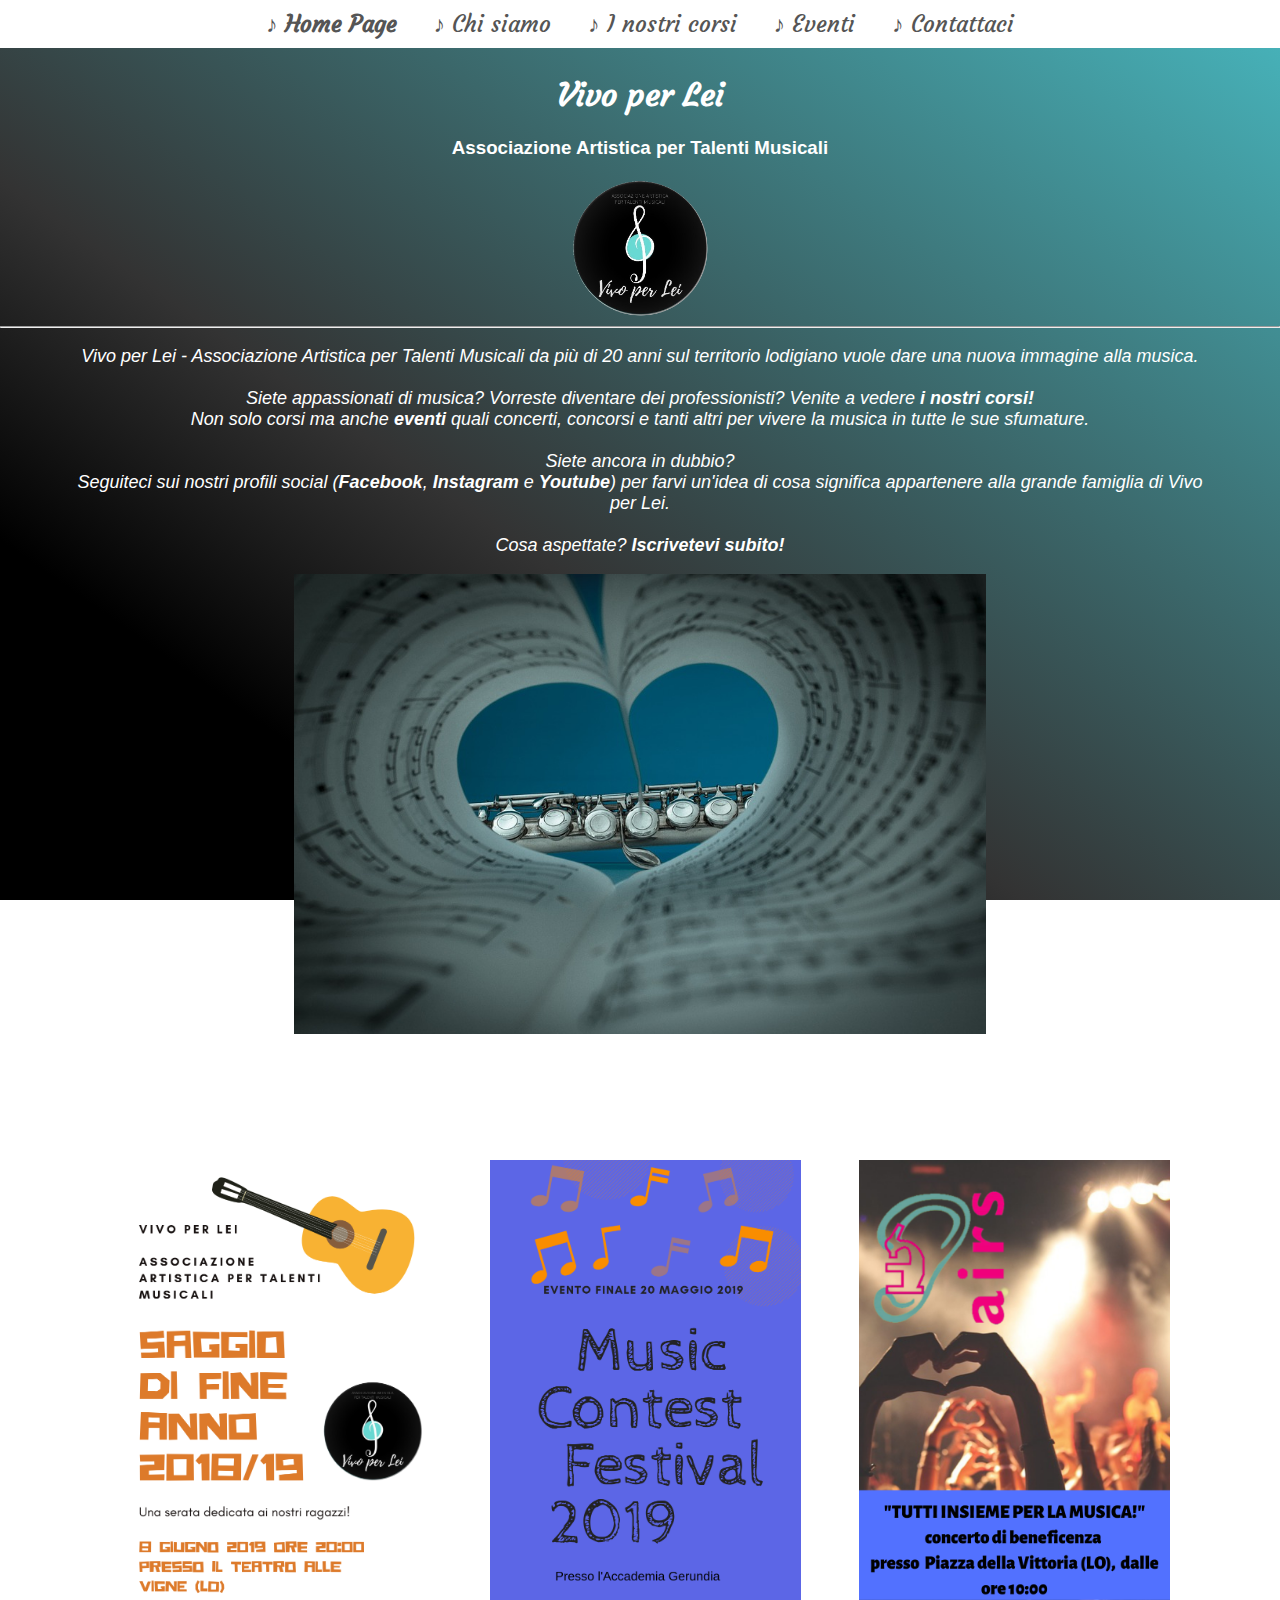
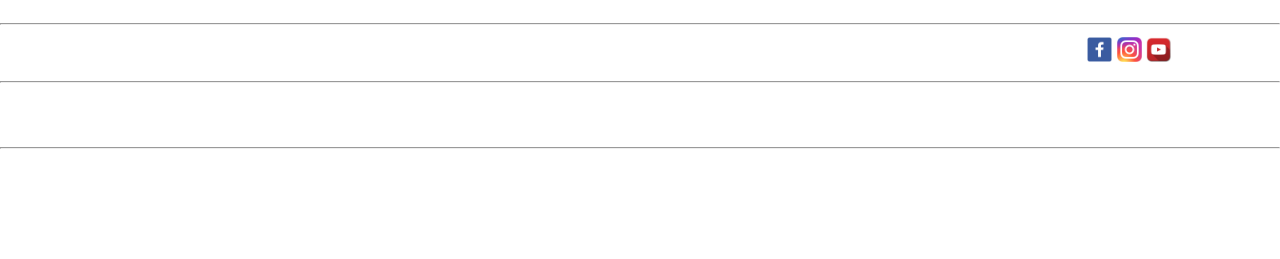
<file: Sito/Contenuti/index.html>
<!--
	Homepage del sito con la presentazione dell'associazione artistica e i collegamenti agli ultimi eventi	
-->

<!DOCTYPE html>
<html>
<head>
	
	<!--
		Sono presenti i link a: 
			- font di GoogleFonts
			- fogli di stile .css che si occupano di impaginare e formattare il layout della pagina corrente e del menu di navigazione
			- fogli di stile .css che gestiscono le media query per rendere il sito responsive per dispositivi mobile e tablet
			- riferimento all'immagine favicon
	-->
	<link href="https://fonts.googleapis.com/css?family=Courgette" rel="stylesheet">
	<link rel="stylesheet" type="text/css" href="../Stile/stilepagina.css">
	<link rel="stylesheet" type="text/css" href="../Stile/stilemediaquerypagina.css">
	<link rel="stylesheet" type="text/css" href="../Stile/stilemenu.css">
	<link rel="stylesheet" type="text/css" href="../Stile/stilemediaquerymenu.css">
	<link rel="stylesheet" type="text/css" href="../Stile/stileindex.css">
	<link rel="stylesheet" type="text/css" href="../Stile/stilemediaqueryindex.css">
	<link rel="shortcut icon" type="image/png" href="../Immagini/favicon.ico"/>

	<!--
		Metatag per SEO:
			- charset utilizzato
			- descrizione 
			- parole chiave
			- autore del sito
			- adattamento dei contenuti nei telefoni e nei table
	-->
	<meta charset="utf-8">
	<meta name="description" content="Sito web dell'Associazione Artistica per Talenti Musicali Vivo per Lei">
	<meta name="keywords" content="musica, corsi, eventi, music, arte, associazione, canto, strumenti musicali, registrazione, coro">
	<meta name="author" content="Nada Cenci 730218">
	<meta id="viewport" name="viewport" content ="width=device-width" />

	<!-- Global site tag (gtag.js) - Google Analytics -->
		<script async src="https://www.googletagmanager.com/gtag/js?id=UA-139981140-1"></script>
		<script>
  			window.dataLayer = window.dataLayer || [];
  			function gtag(){dataLayer.push(arguments);}
  			gtag('js', new Date());

 			 gtag('config', 'UA-139981140-1');
		</script>
	<!--
		Titolo della pagina
	-->
	<title>Home Page - Vivo per Lei</title>
</head>
<body>

	<!-----------------------------Menu----------------------------------------------->
	
	<!--
		Codice per il menu di navigazione. Esso è composto da cinque voci in linea per il PC: 
		Homepage, Chi siamo, Corsi, Eventi, Contattaci.

		Nella versione mobile/tablet le cinque voci sono nascoste e sostiuite da una sola voce: Menu.
		Al click di essa vengono mostrate (o vengono nascoste se già visibili) le cinque voci sopra elencate.

		Il menu è creato attraverso la creazione di una lista di link che madano alla pagina specificata. La voce che rappresenta la pagina corrente ha l'id actived_menu che la rende in grassetto. 
	-->
	
	<nav>
		<div class="menu-block" id="menu-mobile-tablet">
			<ul class="nav-ul">
				<li><a><label for="id-show-menu" class="show-menu">Menu</label></a></li>
			</ul>
		</div>
		<input id="id-show-menu" type="checkbox" role="button">
		<div class="menu-block" id="menu-desktop">
			<ul class="nav-ul">
				<li><a id="actived-menu" href="index.html"> &#9834; Home Page</a></li>
				<li><a href="chi_siamo.html">&#9834; Chi siamo</a></li>
				<li><a href="corsi.html">&#9834; I nostri corsi</a></li>
				<li><a href="eventi.html">&#9834; Eventi</a></li>
				<li><a href="contattaci.html">&#9834; Contattaci</a></li>
			</ul>
		</div>
	</nav>
	<br>
	<br>
	<br>

	<!-----------------------------header----------------------------------------------->

	<!--
		Nella parte superiore del sito sono presenti due titoli con il nome e il sottotitolo del sito e un'immagine con il logo dell'associazione artistica. Poi viene mostrata una linea orizzontale.
	-->
	
	<header>
		<h1 id="title">Vivo per Lei</h1>
		<h3 id="subtitle"> Associazione Artistica per Talenti Musicali</h3>
		<a href="index.html"> <img id="logo"  src="../Immagini/logodef.png"> </a>
		<hr>
	</header>

	<!-----------------------------Corpo della pagina----------------------------------------------->
	
	<!-- 
		Nel corpo della pagina sono presenti i paragrafi d'introduzione al sito con dei riferimenti ai link per accedere alle altre pagine. 
		Inoltre, è presente un'immagine legata al mondo della musica.

		Dopo le descrizioni sono riportate tre immagini che rappresentano i volantini degli ultimi eventi organizzati. Le immagini hanno i link all'evento specifico.
	-->
	<div id="bodydiv">
		<p>
			Vivo per Lei - Associazione Artistica per Talenti Musicali da pi&ugrave; di 20 anni sul territorio lodigiano vuole dare una nuova immagine alla musica.
			<br>
			<br>
			Siete appassionati di musica? Vorreste diventare dei professionisti? Venite a vedere <a class="link" href="corsi.html">i nostri corsi!</a>
			<br>
			Non solo corsi ma anche <a class="link" href="eventi.html">eventi</a> quali concerti, concorsi e tanti altri per vivere la musica in tutte le sue sfumature.
			<br>
			<br>
			Siete ancora in dubbio?
			<br>
			Seguiteci sui nostri profili social (<a class="link" target="_new" href="https://www.facebook.com">Facebook</a>, <a target="_new" class="link" href="https://www.instagram.com">Instagram</a> e <a target="_new" class="link" href="https://www.youtube.com">Youtube</a>) per farvi un'idea di cosa significa appartenere alla grande famiglia di Vivo per Lei.
			<br>
			<br>
			Cosa aspettate? <a class="link" href="contattaci.html#subscribe"> Iscrivetevi subito!</a>
		</p>
		<img src="../Immagini/heartmusic.jpg">
		<p id="quote">
			"Tra l'amore e la musica c'&egrave; questa differenza: l'amore non pu&oacute; dare l'idea della musica, la musica pu&oacute; dare l'idea dell'amore."
			<br>
			Hector Berlioz, Memorie, 1870
		</p>

		<h3>I nostri ultimi eventi</h3>
		<div id="lastevents">
			<a href="eventi.html#event1"><img src="../Immagini/saggio.png"></a>
			<a href="eventi.html#event2"><img src="../Immagini/volantinoMCF.png"></a>
			<a href="eventi.html#event3"><img src="../Immagini/concertobene.png"></a>
		</div>
	</div>

	

	<!-----------------------------footer----------------------------------------------->

	<!--
		Nella parte inferiore del sito sono presenti dati:
			- Link con email fittizia al cui click si apre il programma di posta elettronica con una mail in cui è preimpostato l'indirizzo di destinazione.
			- Link alla mappa del sito
			- Immmagine dei loghi dei social networks con rispettivo link (Facebook, Instagram e YouTube)
			- Copyright del sito
	-->
	
	<footer>
		<hr>
		<div id="footer-contact">
			Email: <a id="mail-footer" href="mailto:nada.cenci@vivoperlei.it">nada.cenci@vivoperlei.it</a>
		</div>
		<div id="footer-maps">
			<a id="mapsite-footer" href="mappa.html"> Mappa del sito </a>
		</div>
		<div id="footer-social">
			Seguici su: 
			<a href="https://www.facebook.com" target="_new"> <img class="social-logo" src="../Immagini/fb.png"></a>
			<a href="https://www.instagram.com" target="_new"> <img class="social-logo" src="../Immagini/insta.png"></a>
			<a href="https://www.youtube.com" target="_new"> <img class="social-logo" src="../Immagini/yt.png"></a>
		</div>
		<hr>
		<div id="footer-copy"> 
			Copyright  &copy; 2019 Nada Cenci 
		</div>
	</footer>
	<hr>
	<p class="brows"> Sito ottimizzato per i seguenti browser:</p> 
	<p class="brows"> Microsoft Edge 44.17763.1.0 (e versioni superiori), Google Chrome Versione 74.0.3729.169 (e versioni superiori), Firefox Versione 66.0.5 (e versioni superiori) e Opera 60.0.3255.109 (e versioni superiori).</p>
	<br>
	<br>
	
	<!--
		Banner policy dei cookie
	-->
	<script type="text/javascript" src="https://nibirumail.com/docs/scripts/nibirumail.cookie.min.js"> 
    </script>
</body>
</html>
</file>
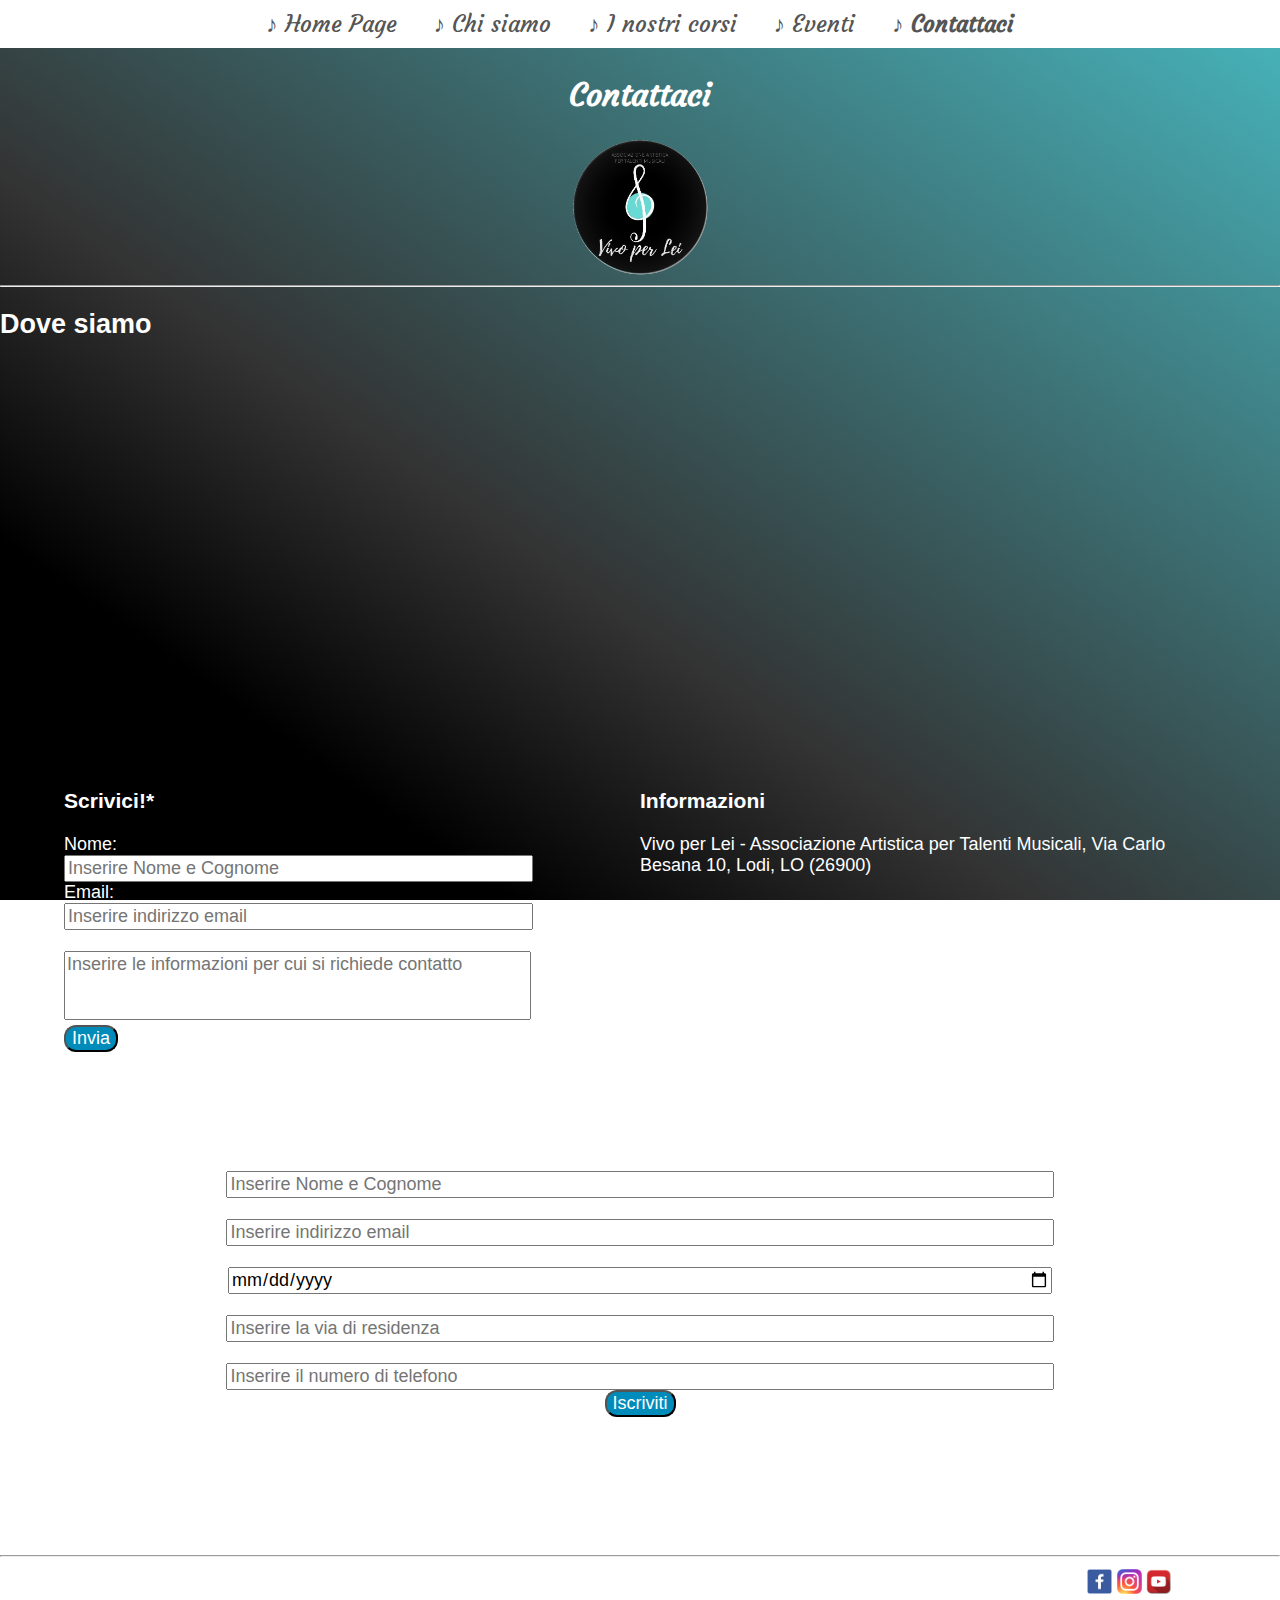
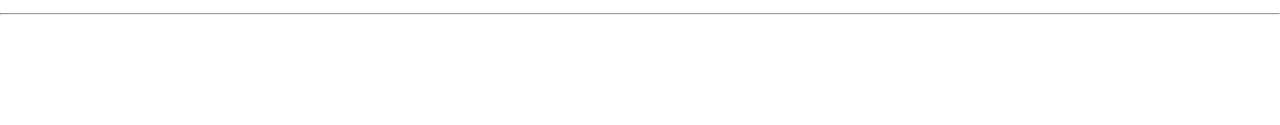
<file: Sito/Contenuti/contattaci.html>
<!--
	Contattaci presenta:
	- la posizione dell'associazione in una mappa di GoogleMaps
	- una form da compilare per chiedere informazioni
	- i contatti (telefono, email, fax)
	- una form da compilare per diventare socio dell'associazione
-->

<!DOCTYPE html>
<html>
<head>
	<!--
		Sono presenti i link a: 
			- font di GoogleFonts
			- fogli di stile .css che si occupano di impaginare e formattare il layout della pagina corrente e del menu di navigazione
			- fogli di stile .css che gestiscono le media query per rendere il sito responsive per dispositivi mobile e tablet
			-  riferimento all'immagine favicon
	-->
	<link href="https://fonts.googleapis.com/css?family=Courgette" rel="stylesheet">
	<link rel="stylesheet" type="text/css" href="../Stile/stilepagina.css">
	<link rel="stylesheet" type="text/css" href="../Stile/stilemediaquerypagina.css">
	<link rel="stylesheet" type="text/css" href="../Stile/stilemenu.css">
	<link rel="stylesheet" type="text/css" href="../Stile/stilemediaquerymenu.css">
	<link rel="stylesheet" type="text/css" href="../Stile/stilecontatti.css">
	<link rel="stylesheet" type="text/css" href="../Stile/stilemediaquerycontatti.css">
	<link rel="shortcut icon" type="image/png" href="../Immagini/favicon.ico"/>
	
	<!--
		Metatag per SEO:
			- charset utilizzato
			- descrizione 
			- parole chiave
			- autore del sito
			- adattamento dei contenuti nei telefoni e nei table
	-->
	<meta charset="utf-8">
	<meta name="description" content="Sito web dell'Associazione Artistica per Talenti Musicali Vivo per Lei">
	<meta name="keywords" content="musica, corsi, eventi, music, arte, associazione, canto, strumenti musicali, registrazione, coro">
	<meta name="author" content="Nada Cenci 730218">
	<meta id="viewport" name="viewport" content ="width=device-width" />

	<!-- Global site tag (gtag.js) - Google Analytics -->
		<script async src="https://www.googletagmanager.com/gtag/js?id=UA-139981140-1"></script>
		<script>
  			window.dataLayer = window.dataLayer || [];
  			function gtag(){dataLayer.push(arguments);}
  			gtag('js', new Date());

 			 gtag('config', 'UA-139981140-1');
		</script>

	<!--
		Titolo della pagina
	-->
	<title>Contattaci - Vivo per Lei</title>
</head>
<body>

	<!-----------------------------Menu----------------------------------------------->
	
	<!--
		Codice per il menu di navigazione. Esso è composto da cinque voci in linea per il PC: 
		Homepage, Chi siamo, Corsi, Eventi, Contattaci.

		Nella versione mobile/tablet le cinque voci sono nascoste e sostiuite da una sola voce: Menu.
		Al click di essa vengono mostrate (o vengono nascoste se già visibili) le cinque voci sopra elencate.

		Il menu è creato attraverso la creazione di una lista di link che madano alla pagina specificata. La voce che rappresenta la pagina corrente ha l'id actived_menu che la rende in grassetto. 
	-->
	<nav>
		<div class="menu-block" id="menu-mobile-tablet">
			<ul class="nav-ul">
				<li><a><label for="id-show-menu" class="show-menu">Menu</label></a></li>
			</ul>
		</div>
		<input id="id-show-menu" type="checkbox" role="button">
		<div class="menu-block" id="menu-desktop">
			<ul class="nav-ul">
				<li><a href="index.html"> &#9834; Home Page</a></li>
				<li><a href="chi_siamo.html">&#9834; Chi siamo</a></li>
				<li><a href="corsi.html">&#9834; I nostri corsi</a></li>
				<li><a href="eventi.html">&#9834; Eventi</a></li>
				<li><a id="actived-menu" href="contattaci.html">&#9834; Contattaci</a></li>
			</ul>
		</div>
	</nav>
	<br>
	<br>
	<br>

	<!-----------------------------header----------------------------------------------->

	<!--
		Nella parte superiore del sito è presente un titolo con il nome della pagina e un'immagine con il logo dell'associazione artistica. Poi viene mostrata una linea orizzontale.
	-->
	
	<header>
		<h1 id="title">Contattaci</h1>
		<a href="index.html"><img id="logo" src="../Immagini/logodef.png"></a>
		<hr>
	</header>
	
	<!-----------------------------Corpo della pagina----------------------------------------------->

	<!--
		Presenta:
		- la localizzazione dell'associazione con una mappa di GoogleMaps
		- form per contattare l'associazione (che apre il programma di posta con i campi precompilati)
		- contatti (telefono, fax e email)
		- form per diventare socio dell'associazione (che apre il programma di posta con i campi precompilati)
		- informazione sul trattamento dati
	-->
	
	<div id="bodydiv">
		<h2>Dove siamo</h2>
		<iframe width="100%" height="400" src="https://maps.google.com/maps?width=100%&amp;height=600&amp;hl=en&amp;q=Via%20Carlo%20Besana%2C%2010%2C%2026900%20Lodi%20LO+(VIVOPERLEI-%20Associazione%20Artistica%20per%20Talenti%20Musicali)&amp;ie=UTF8&amp;t=&amp;z=14&amp;iwloc=B&amp;output=embed" frameborder="0" scrolling="no" marginheight="0" marginwidth="0">
			<a href="https://www.maps.ie/map-my-route/">Create a route on google maps</a>
		</iframe>
		<div id="form">
			<h3>Scrivici!*</h3>
			<form method="POST" action="mailto:nada.cenci@vivoperlei.it" enctype="text/plain">
				<label for="mail_nome">Nome:</label>
				<br>
				<input type="text" name="firstname" id="mail_nome" placeholder="Inserire Nome e Cognome" required="">
				<br>
				<label for="mail_mail">Email:</label>
				<br>
				<input type="email" name="email" id="mail_mail" placeholder="Inserire indirizzo email" required="">
				<br>
				<label for="mail_text">Testo:</label>
				<br>
				<textarea name="text" id="mail_text" placeholder="Inserire le informazioni per cui si richiede contatto" required="" rows="3"></textarea>
				<br>
				<button type="submit">Invia</button>
			</form> 
		</div>
		<div id="info">
			<h3>Informazioni</h3>
			<p> 
				Vivo per Lei - Associazione Artistica per Talenti Musicali, Via Carlo Besana 10, Lodi, LO (26900) 
				<br>
				<br>
				Telefono fisso: <a href="tel:0371-563890"> 0371-563890</a><br>
				Fax: 0371-563849<br>
				Email: <a href="mailto:nada.cenci@vivoperlei.it"> nada.cenci@vivoperlei.it</a>
				<br>
				<br>
				Gli uffici sono aperti dal luned&igrave; al venerd&igrave; dalle 8:30 alle 16:00.
			</p>
		</div>
		<div id="subscribe">
			<h3>Diventa nostro socio!*</h3>
			<form method="POST" action="mailto:nada.cenci@vivoperlei.it" enctype="text/plain">
				<label for="socio_firstname">Nome:</label>
				<br>
				<input type="text" name="firstname" id="socio_firstname" placeholder="Inserire Nome e Cognome" required="">
				<br>
				<label for="socio_email">Email:</label>
				<br>
				<input type="email" name="email" id="socio_email" placeholder="Inserire indirizzo email" required="">
				<br>
				<label for="socio_data">Data di nascita:</label>
				<br>
				<input type="date" name="data" id="socio_data" required="">
				<br>
				<label for="socio_address">Residenza:</label>
				<br>
				<input type="text" name="address" placeholder="Inserire la via di residenza" id="socio_address" required="">
				<br>
				<label for="socio_tel">Telefono:</label>
				<br>
				<input type="tel" name="tel" id="socio_tel" placeholder="Inserire il numero di telefono" required="">
				<br>
				<button type="submit">Iscriviti</button>
			</form>
			<p> A seguito dell'iscrizione riceverai una mail contenente un link di conferma. Quando la tua tessera socio sar&agrave; pronta riceverai un sms che ti inviterà a recarti in sede per ritirarla e completare il pagamento. A quel punto sarai libero di iscriverti a tutti i corsi che vorrai!</p>
		</div>
		<div>
			<p id="privacy">
				* I dati inseriti verranno trattati nel rispetto della privacy ai sensi del Regolamento Europeo (EU) 2017/679 “GDPR”
			</p>
		</div>
	</div>


	<!-----------------------------footer----------------------------------------------->

	<!--
		Nella parte inferiore del sito sono presenti dati:
			- Link con email fittizia al cui click si apre il programma di posta elettronica con una mail in cui è preimpostato l'indirizzo di destinazione.
			- Link alla mappa del sito
			- Immmagine dei loghi dei social networks con rispettivo link (Facebook, Instagram e YouTube)
			- Copyright del sito
	-->
	<footer>
		<hr>
		<div id="footer-contact">
			Email: <a id="mail-footer" href="mailto:nada.cenci@vivoperlei.it">nada.cenci@vivoperlei.it</a>
		</div>
		<div id="footer-maps">
			<a id="mapsite-footer" href="mappa.html"> Mappa del sito </a>
		</div>
		<div id="footer-social">
			Seguici su: 
			<a href="https://www.facebook.com" target="_new"> <img class="social-logo" src="../Immagini/fb.png"></a>
			<a href="https://www.instagram.com" target="_new"> <img class="social-logo" src="../Immagini/insta.png"></a>
			<a href="https://www.youtube.com" target="_new"> <img class="social-logo" src="../Immagini/yt.png"></a>
		</div>
		<hr>
		<div id="footer-copy"> 
			Copyright  &copy; 2019 Nada Cenci 
		</div>
	</footer>
	<br>
	<br>
	<br>
	<!--
		Banner policy dei cookie
	-->
	<script type="text/javascript" src="https://nibirumail.com/docs/scripts/nibirumail.cookie.min.js"> 
    </script>
</body>
</html>
</file>
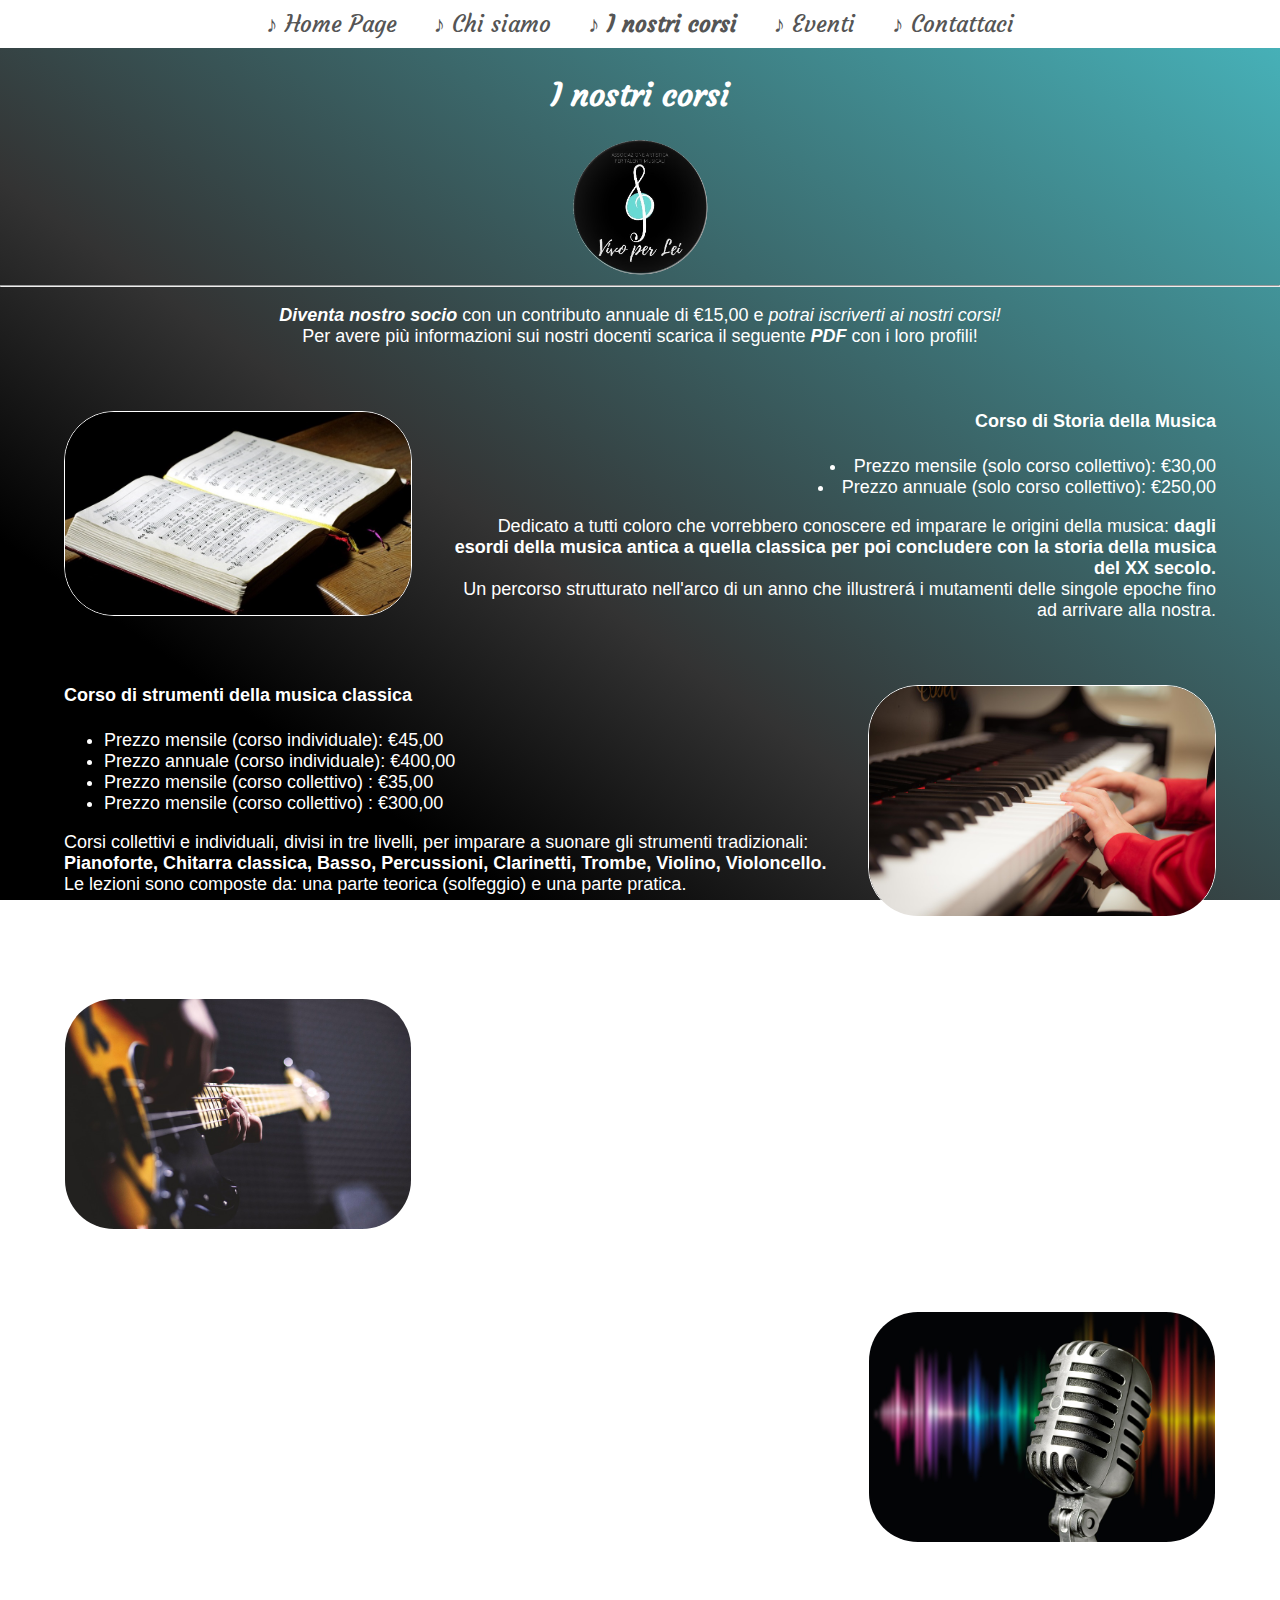
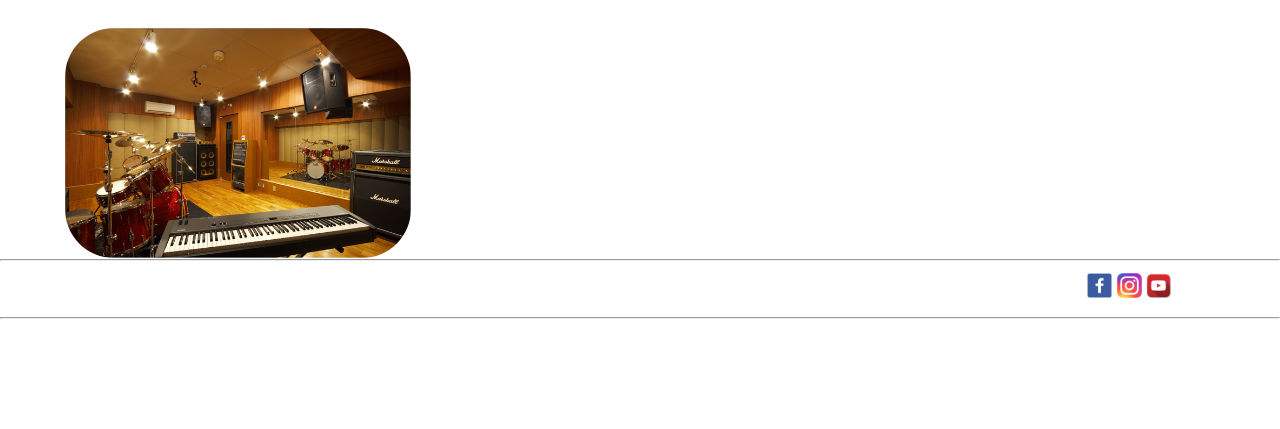
<file: Sito/Contenuti/corsi.html>
<!--
	I nostri corsi presenta le varie discipline artistiche che l'associazione artistica offre ai soci
-->

<!DOCTYPE html>
<html>
<head>
	<!--
		Sono presenti i link a: 
			- font di GoogleFonts
			- fogli di stile .css che si occupano di impaginare e formattare il layout della pagina corrente e del menu di navigazione
			- fogli di stile .css che gestiscono le media query per rendere il sito responsive per dispositivi mobile e tablet
			- riferimento all'immagine favicon
	-->
	<link href="https://fonts.googleapis.com/css?family=Courgette" rel="stylesheet">
	<link rel="stylesheet" type="text/css" href="../Stile/stilepagina.css">
	<link rel="stylesheet" type="text/css" href="../Stile/stilemediaquerypagina.css">
	<link rel="stylesheet" type="text/css" href="../Stile/stilemenu.css">
	<link rel="stylesheet" type="text/css" href="../Stile/stilemediaquerymenu.css">
	<link rel="stylesheet" type="text/css" href="../Stile/stilecorsi.css">
	<link rel="stylesheet" type="text/css" href="../Stile/stilemediaquerycorsi.css">
	<link rel="shortcut icon" type="image/png" href="../Immagini/favicon.ico"/>

	<!--
		Metatag per SEO:
			- charset utilizzato
			- descrizione 
			- parole chiave
			- autore del sito
			- adattamento dei contenuti nei telefoni e nei table
	-->
	<meta charset="utf-8">
	<meta name="description" content="Sito web dell'Associazione Artistica per Talenti Musicali Vivo per Lei">
	<meta name="keywords" content="musica, corsi, eventi, music, arte, associazione, canto, strumenti musicali, registrazione, coro">
	<meta name="author" content="Nada Cenci 730218">
	<meta id="viewport" name="viewport" content ="width=device-width" />

	<!-- Global site tag (gtag.js) - Google Analytics -->
		<script async src="https://www.googletagmanager.com/gtag/js?id=UA-139981140-1"></script>
		<script>
  			window.dataLayer = window.dataLayer || [];
  			function gtag(){dataLayer.push(arguments);}
  			gtag('js', new Date());

 			 gtag('config', 'UA-139981140-1');
		</script>

	<!--
		Titolo della pagina
	-->
	<title>I nostri corsi - Vivo per Lei</title>

</head>
<body>
	<!-----------------------------Menu----------------------------------------------->
	
	<!--
		Codice per il menu di navigazione. Esso è composto da cinque voci in linea per il PC: 
		Homepage, Chi siamo, Corsi, Eventi, Contattaci.

		Nella versione mobile/tablet le cinque voci sono nascoste e sostiuite da una sola voce: Menu.
		Al click di essa vengono mostrate (o vengono nascoste se già visibili) le cinque voci sopra elencate.

		Il menu è creato attraverso la creazione di una lista di link che madano alla pagina specificata. La voce che rappresenta la pagina corrente ha l'id actived_menu che la rende in grassetto. 
	-->
	<nav>
		<div class="menu-block" id="menu-mobile-tablet">
			<ul class="nav-ul">
				<li><a><label for="id-show-menu" class="show-menu">Menu</label></a></li>
			</ul>
		</div>
		<input id="id-show-menu" type="checkbox" role="button">
		<div class="menu-block" id="menu-desktop">
			<ul class="nav-ul">
				<li><a href="index.html"> &#9834; Home Page</a></li>
				<li><a href="chi_siamo.html">&#9834; Chi siamo</a></li>
				<li><a id="actived-menu" href="corsi.html">&#9834; I nostri corsi</a></li>
				<li><a href="eventi.html">&#9834; Eventi</a></li>
				<li><a href="contattaci.html">&#9834; Contattaci</a></li>
			</ul>
		</div>
	</nav>
	<br>
	<br>
	<br>

	<!-----------------------------header----------------------------------------------->

	<!--
		Nella parte superiore del sito è presente un titolo con il nome della pagina e un'immagine con il logo dell'associazione artistica. Poi viene mostrata una linea orizzontale.
	-->
	<header>
		<h1 id="title">I nostri corsi</h1>
		<a href="index.html"><img id="logo" src="../Immagini/logodef.png"></a>
		<hr>
	</header>
	<!-----------------------------Corpo della pagina----------------------------------------------->

	<!--
		Sono presentati i vari corsi offerti dall'associazione ognuno con un'immagine rappresentativa, una descrizione e i relativi costi. Inoltre, è presente un file PDF scaricabile con l'elenco dei docenti dell'associazione.
	-->

	<p id="tax" align="center">
		<b><i><a href="contattaci.html#subscribe">Diventa nostro socio</a></i></b> con un contributo annuale di &euro;15,00 e <em>potrai iscriverti ai nostri corsi!</em> 
		<br>
		Per avere pi&ugrave; informazioni sui nostri docenti scarica il seguente <b><i><a target="_new" href="../Documenti/prof_vivoperlei.pdf">PDF</a></i></b> con i loro profili!
	</p>
	<div class="box-line">
		<img class="left-image" src="../Immagini/spartito.jpg"> 
		<div class="text-right">
			<h4 id="course">Corso di Storia della Musica</h4>
			<ul>
				<li>Prezzo mensile (solo corso collettivo): &euro;30,00</li>
				<li>Prezzo annuale (solo corso collettivo): &euro;250,00</li>
			</ul>
			<p> 
				Dedicato a tutti coloro che vorrebbero conoscere ed imparare le origini della musica: <b>dagli esordi della musica antica a quella classica per poi concludere con la storia della musica del XX secolo.</b> <br> Un percorso strutturato nell'arco di un anno che illustrer&aacute; i mutamenti delle singole epoche fino ad arrivare alla nostra. 
			</p> 
		</div>
	</div>

	<div class="box-line">
		<img class="right-image" src="../Immagini/pianofor.jpg">
		<div class="text-left">
			<h4 id="course"> Corso di strumenti della musica classica</h4>
			<ul>
				<li>Prezzo mensile (corso individuale): &euro;45,00 </li>
				<li>Prezzo annuale (corso individuale): &euro;400,00</li>
				<li>Prezzo mensile (corso collettivo) : &euro;35,00</li>
				<li>Prezzo mensile (corso collettivo) : &euro;300,00</li>
			</ul>
			<p> 
				Corsi collettivi e individuali, divisi in tre livelli, per imparare a suonare gli strumenti tradizionali: <br><b>Pianoforte, Chitarra classica, Basso, Percussioni, Clarinetti, Trombe, Violino, Violoncello.</b> <br> Le lezioni sono composte da: una parte teorica (solfeggio) e una parte pratica. <div> </div> Livelli: <b>principianti, intermedi ed esperti.</b>
				
			</p>
		</div>
	</div>
	
	<div class="box-line">
		<img class="left-image" src="../Immagini/guitar.jpg">
		<div class="text-right">
			<h4 id="course">Corso di strumenti della musica moderna</h4>
			<ul>
				<li>Prezzo mensile (corso individuale):  &euro;45,00 </li>
				<li>Prezzo annuale (corso individuale):  &euro;400,00</li>
				<li>Prezzo mensile (corso collettivo) :  &euro;35,00</li>
				<li>Prezzo mensile (corso collettivo) :  &euro;300,00</li>
			</ul>
			<p>Corsi collettivi e individuali, divisi in tre livelli, per imparare a suonare gli strumenti moderni:<br> <b>Pianoforte moderno, Tastiere, Chitarra elettrica, Basso elettrico, Batteria, Saxofono.</b> <br> Le lezioni sono composte da: una parte teorica (solfeggio) e una parte pratica. <div> </div> Livelli:
				<b>principianti, intermedi ed esperti</b>
			</p>
		</div>
	</div>

	<div class="box-line">
		<img class="right-image" src="../Immagini/mic.jpg">
		<div class="text-left">
			<h4 id="course">Corso di canto moderno e corale</h4>
			<ul>
				<li>Prezzo mensile (corso individuale):  &euro;45,00 </li>
				<li>Prezzo annuale (corso individuale):  &euro;400,00</li>
				<li>Prezzo mensile (corso collettivo) :  &euro;35,00</li>
				<li>Prezzo mensile (corso collettivo) :  &euro;300,00</li>
			</ul>
			<p>
				Corsi collettivi e individuali, divisi in tre livelli, <b>per imparare e migliorare le tecniche del canto moderno e corale.</b> <br> Le lezioni sono composte da: una parte teorica (solfeggio) e una parte pratica (vocalizzi e canto). <br>Livelli: <b>principianti, intermedi ed esperti. </b>
			</p>
		</div>
	</div>

	<div class="box-line">
		<img class="left-image" src="../Immagini/studio.png">
		<div class="text-right">
			<h4 id="course">Sala prove</h4>
			<ul>
				<li>Prezzo (all'ora): &euro;10,00 </li>
			</ul>
			<p> Uno spazio dedicato a tutti coloro che vogliono <b>provare</b> ed eventualmente <b>registrare</b> la loro musica.</p>
		</div>
	</div>
	
	<!-----------------------------footer----------------------------------------------->

	<!--
		Nella parte inferiore del sito sono presenti dati:
			- Link con email fittizia al cui click si apre il programma di posta elettronica con una mail in cui è preimpostato l'indirizzo di destinazione.
			- Link alla mappa del sito
			- Immmagine dei loghi dei social networks con rispettivo link (Facebook, Instagram e YouTube)
			- Copyright del sito
	-->
	<footer>
		<hr>
		<div id="footer-contact">
			Email: <a id="mail-footer" href="mailto:nada.cenci@vivoperlei.it">nada.cenci@vivoperlei.it</a>
		</div>
		<div id="footer-maps">
			<a id="mapsite-footer" href="mappa.html"> Mappa del sito </a>
		</div>
		<div id="footer-social">
			Seguici su: 
			<a href="https://www.facebook.com" target="_new"> <img class="social-logo" src="../Immagini/fb.png"></a>
			<a href="https://www.instagram.com" target="_new"> <img class="social-logo" src="../Immagini/insta.png"></a>
			<a href="https://www.youtube.com" target="_new"> <img class="social-logo" src="../Immagini/yt.png"></a>
		</div>
		<hr>
		<div id="footer-copy"> 
			Copyright  &copy; 2019 Nada Cenci 
		</div>
	</footer>
	<br>
	<br>
	<br>
	<!--
		Banner policy dei cookie
	-->
	<script type="text/javascript" src="https://nibirumail.com/docs/scripts/nibirumail.cookie.min.js"> 
    </script>
</body>
</html>
</file>
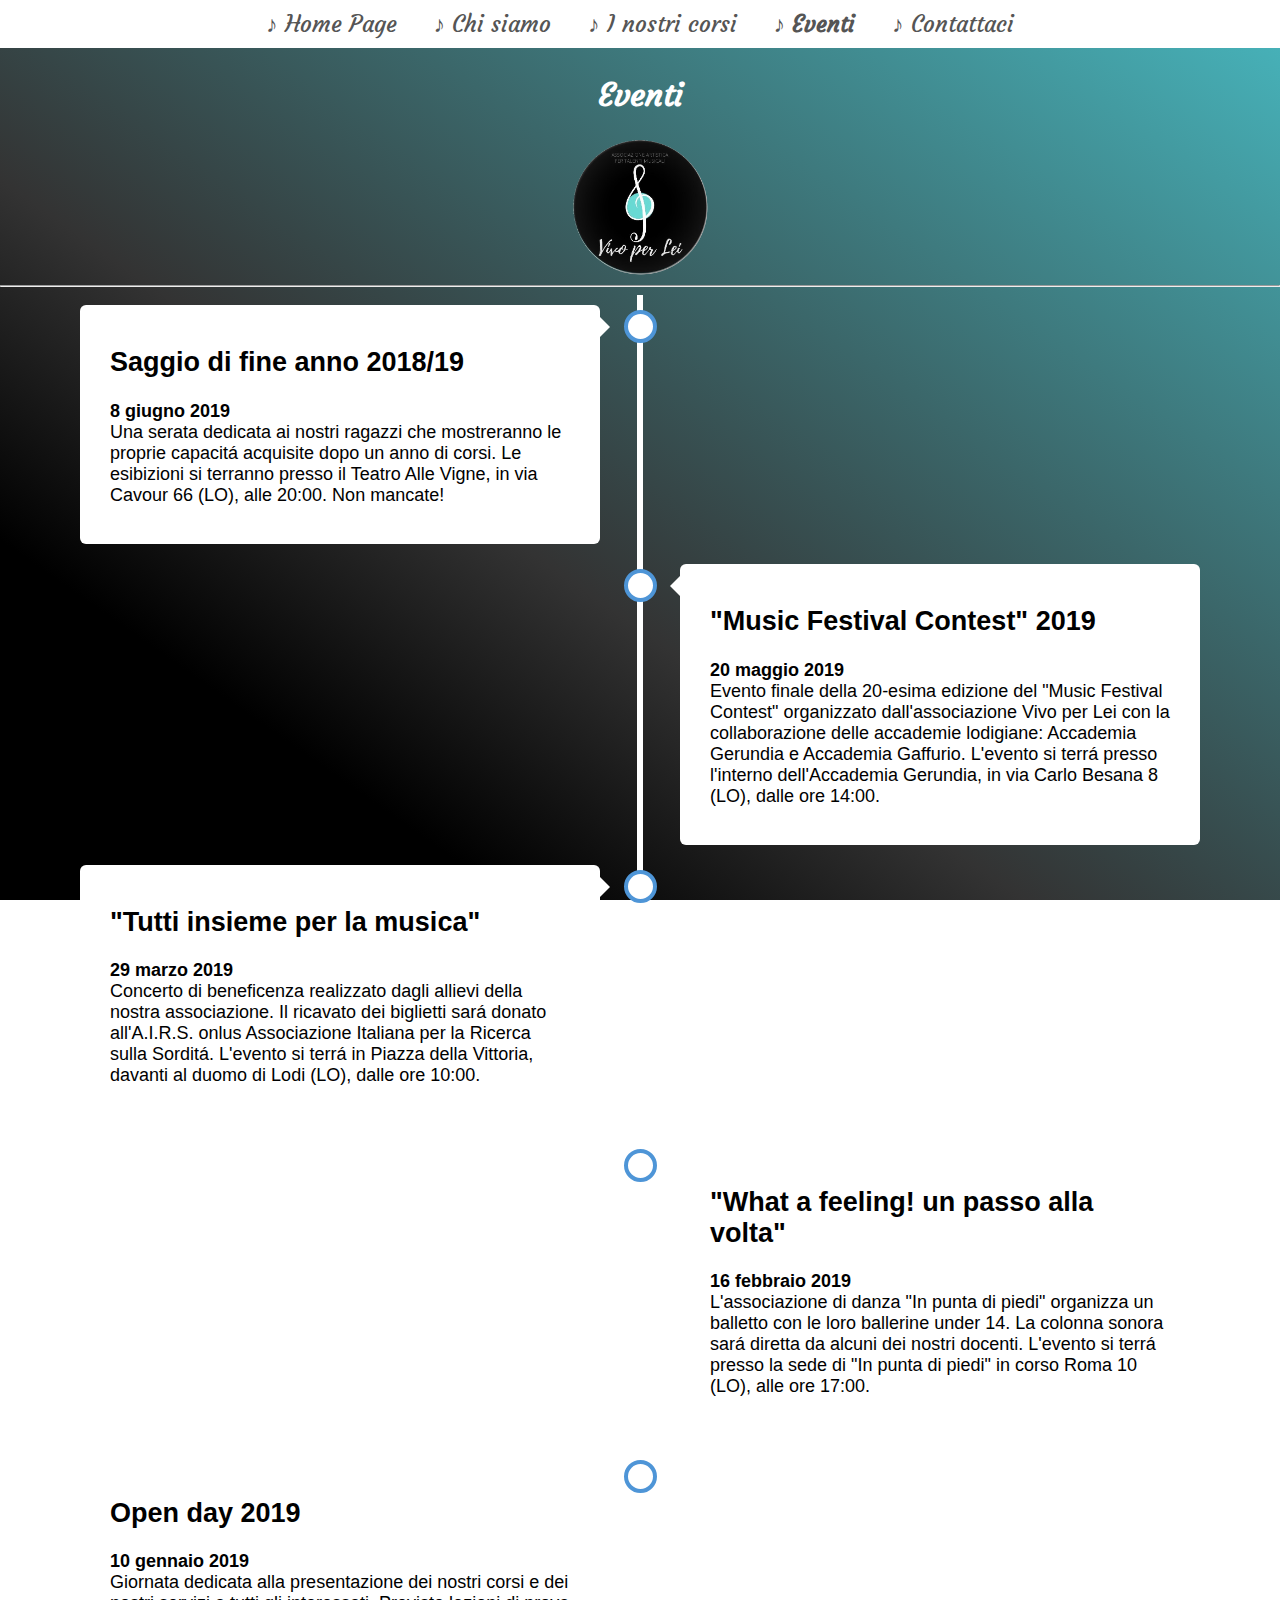
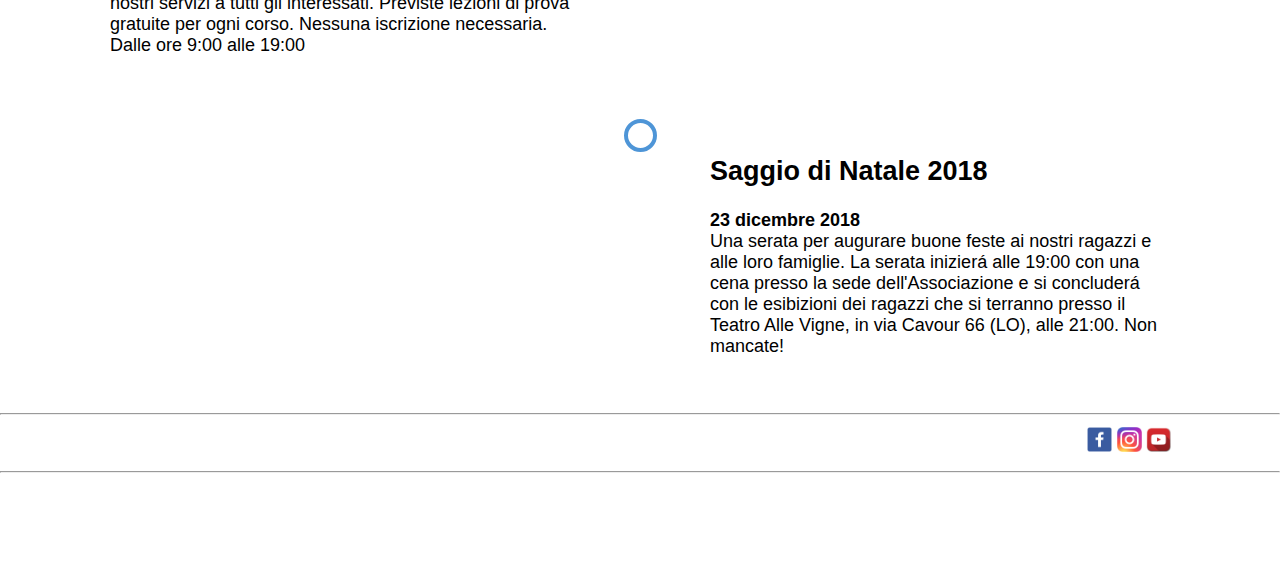
<file: Sito/Contenuti/eventi.html>
<!--
	Eventi presenta al pubblico la cronologia degli eventi dell'associazione 
-->

<!DOCTYPE html>
<html>
<head>
	<!--
		Sono presenti i link a: 
			- font di GoogleFonts
			- fogli di stile .css che si occupano di impaginare e formattare il layout della pagina corrente e del menu di navigazione
			- fogli di stile .css che gestiscono le media query per rendere il sito responsive per dispositivi mobile e tablet
			-  riferimento all'immagine favicon
	-->
	<link href="https://fonts.googleapis.com/css?family=Courgette" rel="stylesheet">
	<link rel="stylesheet" type="text/css" href="../Stile/stilepagina.css">
	<link rel="stylesheet" type="text/css" href="../Stile/stilemediaquerypagina.css">
	<link rel="stylesheet" type="text/css" href="../Stile/stilemenu.css">
	<link rel="stylesheet" type="text/css" href="../Stile/stilemediaquerymenu.css">
	<link rel="stylesheet" type="text/css" href="../Stile/stileeventi.css">
	<link rel="stylesheet" type="text/css" href="../Stile/stilemediaqueryeventi.css">
	<link rel="shortcut icon" type="image/png" href="../Immagini/favicon.ico"/>
	
	<!--
		Metatag per SEO:
			- charset utilizzato
			- descrizione 
			- parole chiave
			- autore del sito
			- adattamento dei contenuti nei telefoni e nei table
	-->
	<meta charset="utf-8">
	<meta name="description" content="Sito web dell'Associazione Artistica per Talenti Musicali Vivo per Lei">
	<meta name="keywords" content="musica, corsi, eventi, music, arte, associazione, canto, strumenti musicali, registrazione, coro">
	<meta name="author" content="Nada Cenci 730218">
	<meta id="viewport" name="viewport" content ="width=device-width" />

	<!-- Global site tag (gtag.js) - Google Analytics -->
		<script async src="https://www.googletagmanager.com/gtag/js?id=UA-139981140-1"></script>
		<script>
  			window.dataLayer = window.dataLayer || [];
  			function gtag(){dataLayer.push(arguments);}
  			gtag('js', new Date());

 			 gtag('config', 'UA-139981140-1');
		</script>

	<!--
		Titolo della pagina
	-->
	<title>Eventi - Vivo per Lei</title>
</head>
<body>

	<!-----------------------------Menu----------------------------------------------->
	<!--
		Codice per il menu di navigazione. Esso è composto da cinque voci in linea per il PC: 
		Homepage, Chi siamo, Corsi, Eventi, Contattaci.

		Nella versione mobile/tablet le cinque voci sono nascoste e sostiuite da una sola voce: Menu.
		Al click di essa vengono mostrate (o vengono nascoste se già visibili) le cinque voci sopra elencate.

		Il menu è creato attraverso la creazione di una lista di link che madano alla pagina specificata. La voce che rappresenta la pagina corrente ha l'id actived_menu che la rende in grassetto. 
	-->

	<nav>
		<div class="menu-block" id="menu-mobile-tablet">
			<ul class="nav-ul">
				<li><a><label for="id-show-menu" class="show-menu">Menu</label></a></li>
			</ul>
		</div>
		<input id="id-show-menu" type="checkbox" role="button">
		<div class="menu-block" id="menu-desktop">
			<ul class="nav-ul">
				<li><a href="index.html"> &#9834; Home Page</a></li>
				<li><a href="chi_siamo.html">&#9834; Chi siamo</a></li>
				<li><a href="corsi.html">&#9834; I nostri corsi</a></li>
				<li><a id="actived-menu" href="eventi.html">&#9834; Eventi</a></li>
				<li><a href="contattaci.html">&#9834; Contattaci</a></li>
			</ul>
		</div>
	</nav>
	<br>
	<br>
	<br>

	<!-----------------------------header----------------------------------------------->

	<!--
		Nella parte superiore del sito è presente un titolo con il nome della pagina e un'immagine con il logo dell'associazione artistica. Poi viene mostrata una linea orizzontale.
	-->
	<header>
		<h1 id="title">Eventi</h1>
		<a href="index.html"><img id="logo" src="../Immagini/logodef.png"></a>
		<hr>
	</header>

	<!-----------------------------Corpo della pagina----------------------------------------------->
	<!--
		è presente una timeline che mostra la cronologia degli eventi dell'associazione. 
		Per ogni evento è presente titolo, data e descrizione.
	-->

	<div class="timeline">
		<div class="container left" id="event1">
			<div class="content">
				<h2>Saggio di fine anno 2018/19</h2>
				<p> 
					<b>8 giugno 2019 </b>
					<br>
					Una serata dedicata ai nostri ragazzi che mostreranno le proprie capacit&aacute; acquisite dopo un anno di corsi.
					Le esibizioni si terranno presso il Teatro Alle Vigne, in via Cavour 66 (LO), alle 20:00. Non mancate!
				</p>
			</div>
		</div>
		<div class="container right" id="event2">
			<div class="content">
				<h2>"Music Festival Contest" 2019</h2>
				<p> 
					<b> 20 maggio 2019</b>
					<br>
					Evento finale della 20-esima edizione del "Music Festival Contest" organizzato dall'associazione Vivo per Lei con la collaborazione delle accademie lodigiane: Accademia Gerundia e Accademia Gaffurio. L'evento si terr&aacute; presso l'interno dell'Accademia Gerundia, in via Carlo Besana 8 (LO), dalle ore 14:00. 
				</p>
			</div>
		</div>
		<div class="container left" id="event3">
			<div class="content">
				<h2>"Tutti insieme per la musica"</h2>
				<p> 
					<b>29 marzo 2019 </b>
					<br>
					Concerto di beneficenza realizzato dagli allievi della nostra associazione. Il ricavato dei biglietti sar&aacute; donato all'A.I.R.S. onlus Associazione Italiana per la Ricerca sulla Sordit&aacute;. L'evento si terr&aacute; in Piazza della Vittoria, davanti al duomo di Lodi (LO), dalle ore 10:00. 
				</p>
			</div>
		</div>
		<div class="container right" id="event4">
			<div class="content">
				<h2>"What a feeling! un passo alla volta"</h2>
				<p>
					<b>16 febbraio 2019</b>
					<br>
					L'associazione di danza "In punta di piedi" organizza un balletto con le loro ballerine under 14. La colonna sonora sar&aacute; diretta da alcuni dei nostri docenti. L'evento si terr&aacute; presso la sede di "In punta di piedi" in corso Roma 10 (LO), alle ore 17:00.
				</p>
			</div>
		</div>
		<div class="container left" id="event5">
			<div class="content">
				<h2>Open day 2019</h2>
				<p>
					<b>10 gennaio 2019</b>
					<br>
					Giornata dedicata alla presentazione dei nostri corsi e dei nostri servizi a tutti gli interessati. Previste lezioni di prova gratuite per ogni corso. Nessuna iscrizione necessaria. Dalle ore 9:00 alle 19:00
				</p>
			</div>
		</div>
		<div class="container right" id="event6">
			<div class="content">
				<h2>Saggio di Natale 2018</h2>
				<p>
					<b>23 dicembre 2018 </b>
					<br>
					Una serata per augurare buone feste ai nostri ragazzi e alle loro famiglie. La serata inizier&aacute; alle 19:00 con una cena presso la sede dell'Associazione e si concluder&aacute; con le esibizioni dei ragazzi che si terranno presso il Teatro Alle Vigne, in via Cavour 66 (LO), alle 21:00. Non mancate!
				</p>
			</div>
		</div>
	</div>

	<!-----------------------------footer----------------------------------------------->

	<!--
		Nella parte inferiore del sito sono presenti dati:
			- Link con email fittizia al cui click si apre il programma di posta elettronica con una mail in cui è preimpostato l'indirizzo di destinazione.
			- Link alla mappa del sito
			- Immmagine dei loghi dei social networks con rispettivo link (Facebook, Instagram e YouTube)
			- Copyright del sito
	-->
	<footer>
		<hr>
		<div id="footer-contact">
			Email: <a id="mail-footer" href="mailto:nada.cenci@vivoperlei.it">nada.cenci@vivoperlei.it</a>
		</div>
		<div id="footer-maps">
			<a id="mapsite-footer" href="mappa.html"> Mappa del sito </a>
		</div>
		<div id="footer-social">
			Seguici su: 
			<a href="https://www.facebook.com" target="_new"> <img class="social-logo" src="../Immagini/fb.png"></a>
			<a href="https://www.instagram.com" target="_new"> <img class="social-logo" src="../Immagini/insta.png"></a>
			<a href="https://www.youtube.com" target="_new"> <img class="social-logo" src="../Immagini/yt.png"></a>
		</div>
		<hr>
		<div id="footer-copy"> 
			Copyright  &copy; 2019 Nada Cenci 
		</div>
	</footer>
	<br>
	<br>
	<br>
	<!--
		Banner policy dei cookie
	-->
	<script type="text/javascript" src="https://nibirumail.com/docs/scripts/nibirumail.cookie.min.js"> 
    </script>
</body>
</html>
</file>
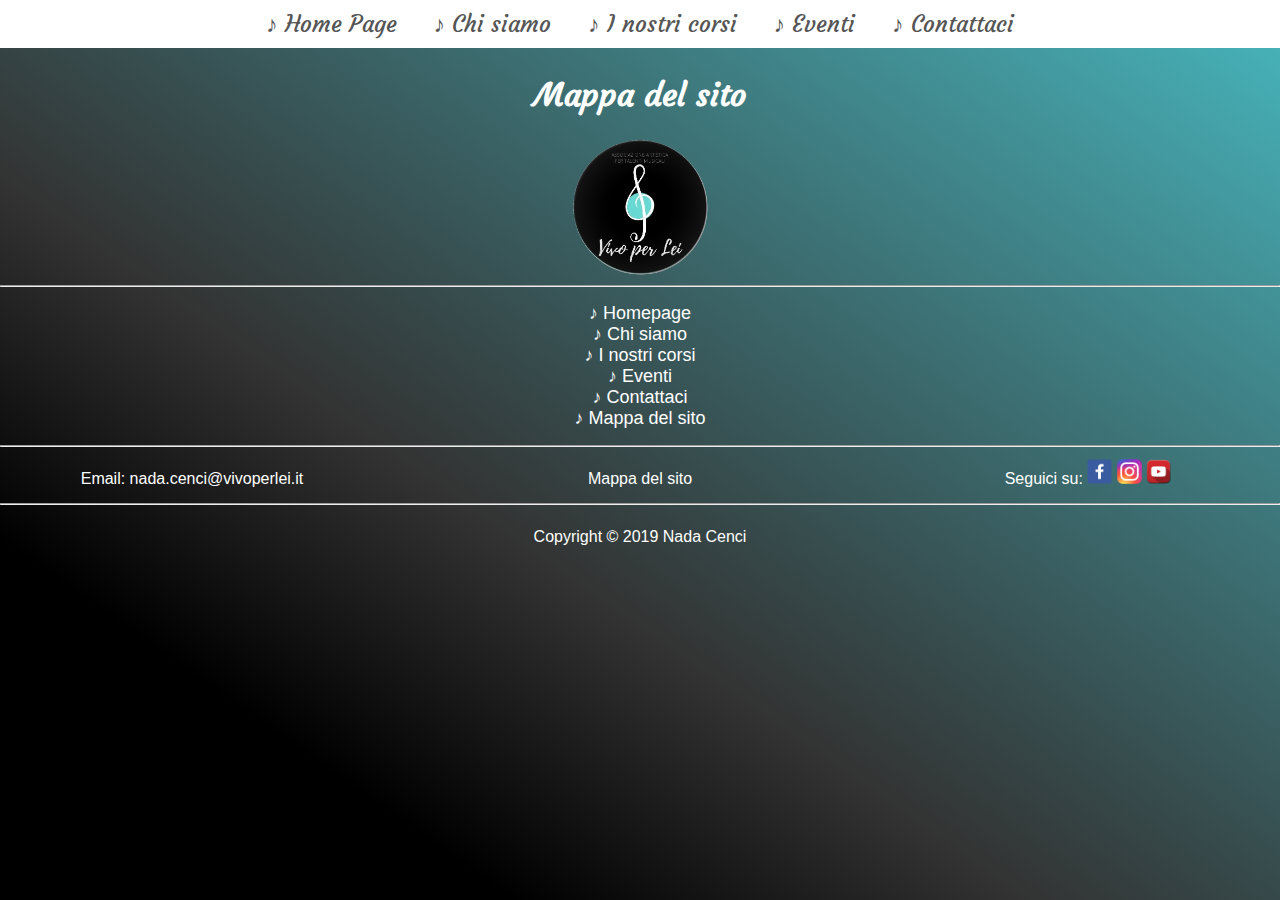
<file: Sito/Contenuti/mappa.html>
<!--
	Mappa del sito 
-->

<!DOCTYPE html>
<html>
<head>
	<!--
		Sono presenti i link a: 
			- font di GoogleFonts
			- fogli di stile .css che si occupano di impaginare e formattare il layout della pagina corrente e del menu di navigazione
			- fogli di stile .css che gestiscono le media query per rendere il sito responsive per dispositivi mobile e tablet
			- riferimento all'immagine favicon
	-->
	<link href="https://fonts.googleapis.com/css?family=Courgette" rel="stylesheet">
	<link rel="stylesheet" type="text/css" href="../Stile/stilepagina.css">
	<link rel="stylesheet" type="text/css" href="../Stile/stilemediaquerypagina.css">
	<link rel="stylesheet" type="text/css" href="../Stile/stilemenu.css">
	<link rel="stylesheet" type="text/css" href="../Stile/stilemediaquerymenu.css">
	<link rel="stylesheet" type="text/css" href="../Stile/stilemappa.css">
	<link rel="shortcut icon" type="image/png" href="../Immagini/favicon.ico">

	<!--
		Metatag per SEO:
			- charset utilizzato
			- descrizione 
			- parole chiave
			- autore del sito
			- adattamento dei contenuti nei telefoni e nei table
	-->
	<meta charset="utf-8">
	<meta name="description" content="Sito web dell'Associazione Artistica per Talenti Musicali Vivo per Lei">
	<meta name="keywords" content="musica, corsi, eventi, music, arte, associazione, canto, strumenti musicali, registrazione, coro">
	<meta name="author" content="Nada Cenci 730218">
	<meta id="viewport" name="viewport" content ="width=device-width" />

	<!-- Global site tag (gtag.js) - Google Analytics -->
		<script async src="https://www.googletagmanager.com/gtag/js?id=UA-139981140-1"></script>
		<script>
  			window.dataLayer = window.dataLayer || [];
  			function gtag(){dataLayer.push(arguments);}
  			gtag('js', new Date());

 			 gtag('config', 'UA-139981140-1');
		</script>

	<!--
		Titolo della pagina
	-->
	<title>Mappa del sito - Vivo per Lei</title>
</head>
<body>

	<!-----------------------------Menu----------------------------------------------->

	<!--
		Codice per il menu di navigazione. Esso è composto da cinque voci in linea per il PC: 
		Homepage, Chi siamo, Corsi, Eventi, Contattaci.

		Nella versione mobile/tablet le cinque voci sono nascoste e sostiuite da una sola voce: Menu.
		Al click di essa vengono mostrate (o vengono nascoste se già visibili) le cinque voci sopra elencate.

		Il menu è creato attraverso la creazione di una lista di link che madano alla pagina specificata. La voce che rappresenta la pagina corrente ha l'id actived_menu che la rende in grassetto. 
	-->
	<nav>
		<div class="menu-block" id="menu-mobile-tablet">
			<ul class="nav-ul">
				<li><a><label for="id-show-menu" class="show-menu">Menu</label></a></li>
			</ul>
		</div>
		<input id="id-show-menu" type="checkbox" role="button">
		<div class="menu-block" id="menu-desktop">
			<ul class="nav-ul">
				<li><a href="index.html"> &#9834; Home Page</a></li>
				<li><a href="chi_siamo.html">&#9834; Chi siamo</a></li>
				<li><a href="corsi.html">&#9834; I nostri corsi</a></li>
				<li><a href="eventi.html">&#9834; Eventi</a></li>
				<li><a href="contattaci.html">&#9834; Contattaci</a></li>
			</ul>
		</div>
	</nav>
	<br>
	<br>
	<br>

	<!-----------------------------header----------------------------------------------->

	<!--
		Nella parte superiore del sito é presente un titolo il nome della pagina e un'immagine con il logo dell'associazione artistica. Poi viene mostrata una linea orizzontale.
	-->
	<header>
		<h1 id="title">Mappa del sito</h1>
		<a href="index.html"><img id="logo" src="../Immagini/logodef.png"></a>
		<hr>
	</header>

	<!-----------------------------Corpo della pagina----------------------------------------------->

	<!--
		Elenco con tutte le pagine del sito e i relativi link
	-->

	<ul id="listitem">
		<li><a href="index.html">&#9834; Homepage</a></li>
		<li><a href="chi_siamo.html">&#9834; Chi siamo</a></li>
		<li><a href="corsi.html">&#9834; I nostri corsi</a></li>
		<li><a href="eventi.html">&#9834; Eventi</a></li>
		<li><a href="contattaci.html">&#9834; Contattaci</a></li>
		<li><a href="mappa.html">&#9834; Mappa del sito</a></li>
	</ul>

	<!-----------------------------footer----------------------------------------------->

	<!--
		Nella parte inferiore del sito sono presenti dati:
			- Link con email fittizia al cui click si apre il programma di posta elettronica con una mail in cui è preimpostato l'indirizzo di destinazione.
			- Link alla mappa del sito
			- Immmagine dei loghi dei social networks con rispettivo link (Facebook, Instagram e YouTube)
			- Copyright del sito
	-->

	<footer>
		<hr>
		<div id="footer-contact">
			Email: <a id="mail-footer" href="mailto:nada.cenci@vivoperlei.it">nada.cenci@vivoperlei.it</a>
		</div>
		<div id="footer-maps">
			<a id="mapsite-footer" href="mappa.html"> Mappa del sito </a>
		</div>
		<div id="footer-social">
			Seguici su: 
			<a href="https://www.facebook.com" target="_new"> <img class="social-logo" src="../Immagini/fb.png"></a>
			<a href="https://www.instagram.com" target="_new"> <img class="social-logo" src="../Immagini/insta.png"></a>
			<a href="https://www.youtube.com" target="_new"> <img class="social-logo" src="../Immagini/yt.png"></a>
		</div>
		<hr>
		<div id="footer-copy"> 
			Copyright  &copy; 2019 Nada Cenci 
		</div>
	</footer>
	<br>
	<br>
	<br>
	<!--
		Banner policy dei cookie
	-->
	<script type="text/javascript" src="https://nibirumail.com/docs/scripts/nibirumail.cookie.min.js"> 
    </script>
</body>
</html>
</file>
<file: Sito/Stile/stilepagina.css>
/*
	Foglio di stile che raggruppa le caratteristiche grafiche comuni di ogni pagina del sito.
*/

/*
	Fa si che la pagina html occupi tutto lo spazio disponibile sullo schermo.
*/
html {
	height: 100%;
}

/*
	Modifica:
	- grandezza, colore e font da utilizzare nella pagina (non nei titoli)
	- sfondo del sito creato con due colori sfumati attraverso l'utilizzo del gradiente (non ripetuto e fisso, nel senso che non scrolla quando si scrolla la pagina)
*/
body {
	font-family: 'Arial', sans-serif;
	font-size: 16px;
	background-image: linear-gradient(to top right, #000 20%, #333 40%, #4EE2EC 120%);
	color: white;
	height: auto;
	margin: 0;
	background-repeat: no-repeat;
	background-attachment: fixed;
}

/*
	Stile del titolo della pagine: testo centrato e font di Google
*/
#title {
	text-align: center;
	font-family: 'Courgette', cursive;
}


/*
	Definisce le dimensioni (in pixels) delle icone dei social networks nel footer della pagina
*/
.social-logo {
	width: 25px;
	height: 25px;
}

/*
	Colora di bianco l'email fittizia nel footer ed elimina la sottolineatura
*/
#mail-footer {
	text-decoration: none;
	color: white;
}
/*
	Al passaggio del cursore sulla mail del footer, il testo cambia colore
*/
#mail-footer:hover {
	color: violet;
}

/*
	Colora di bianco il link alla Mappa del sito nel footer ed elimina la sottolineatura
*/
#mapsite-footer {
	text-decoration: none;
	color: white;
}

/*
	Al passaggio del cursore sul link della Mappa del sito il testo cambia colore
*/
#mapsite-footer:hover {
	color: violet;
}

 
 /*
 	Pone la mail fittizia a sinistra del footer (e della pagina) e le assegna circa un terzo dello spazio orizzontale
 */
#footer-contact {
	float: left;
	width: 30%;
}

/*
 	Pone il link alla mappa del sito fittizia a destra della mail fittizia (al centro della pagina) e le assegna circa un terzo dello spazio orizzontale
 */
#footer-maps {
	float: left;
	width: 40%;
} 

/*
 	Pone i link ai social network a destra del link alla mappa del sito (al destra della pagina) e le assegna circa un terzo dello spazio orizzontale
 */
#footer-social {
	float: left;
	width: 30%;
}

/*
 	Assegna alla scritta di copyright tutto lo spazio orizzontale
 */
#footer-copy {
	width: 100%;
}

/*
	Mette il testo centrato in tutti gli elementi del footer e cambia l'interlinea
*/
footer {
	text-align: center;
	line-height: 3;
	clear: both;
}

/*
 	Modifica le dimensioni del logo e lo centra orizzontalmente nella pagina
 */
#logo {
	width: 140px; 
	height: auto;
	margin: auto;
	display: block;
	
}
</file>
<file: Sito/Stile/stilemediaquerypagina.css>
/*
	Gestisce le mediaquery per le caratteristiche comuni di ogni pagina
*/

/*
	Stile mobile, uso di mediaquery per schermi fino a 500px, gli elementi del footer vengono disposti in verticale
*/
@media screen and (max-width: 500px) {
	/*
		Evita l'affiancamento degli altri elementi all'email dei contatti (fittizia) 
	*/
	#footer-contact {
		clear: left;
		width: 100%;
	}

	/*
		Evita l'affiancamento degli altri elementi alla Mappa del sito 
	*/
	#footer-maps {
		clear: left;
		width: 100%;
	} 
	/*
		Evita l'affiancamento degli altri elementi agli elementi social 
	*/
	#footer-social {
		clear: left;
		width: 100%;
	}
}

/*
	Stile tablet, uso di mediaquery per schermi da 501px a 900px, gli elementi del footer vengono disposti in verticale
*/
@media only screen and (min-width: 501px) and (max-width: 900px){
	/*
		Evita l'affiancamento degli altri elementi all'email dei contatti (fittizia) 
	*/
	#footer-contact {
		clear: left;
		width: 100%;
	}

	/*
		Evita l'affiancamento degli altri elementi alla Mappa del sito 
	*/

	#footer-maps {
		clear: left;
		width: 100%;
	} 
	/*
		Evita l'affiancamento degli altri elementi agli elementi social 
	*/
	#footer-social {
		clear: left;
		width: 100%;
	}
	
}
</file>
<file: Sito/Stile/stilemenu.css>
/*
    Foglio di stile del Menu presente in ogni pagina
*/

/*
    Allinea verticalmente il testo all'interno del menu e rende il cursore del mouse un pointer 
*/
.menu-block {
    cursor: pointer;
    display: inline-block;
    vertical-align: middle;
}

/*
    Elimina i punti dell'elenco non ordinato e toglie padding e margin
*/
ul.nav-ul {
    list-style: none;
    margin: 0;
    padding: 0;
}

/*
    Gestisce la disposizione delle voci del menu (una affiancata all'altra) e gestisce il padding
*/
ul.nav-ul li {
    display: inline-block;
    padding: 0px 5px;
}

/*
    Gestisce i collegamenti delle voci del menu modificando il colore, eliminandone la sottolineatura e gestendo padding e disposizione
*/
ul.nav-ul li a {
    color: #555;
    display: block;
    padding: 10px;
    text-decoration: none;
}

/*
    Gestisce il colore ed elimina la sottolineatura di un link di una voce del menu quando ci si è sopra con il mouse
*/
ul.nav-ul li a:hover {
    color: #000;
    text-decoration: none;
}

/*
    Della barra del menu modifica:
    - allineamento del testo al centro
    - posizione fissata
    - larghezza
    - colore di sfondo
    - posizionamento in alto
    - font  
*/
nav {
    text-align: center;
    position: fixed;
    width: 100%;
    background-color: white;
    top: 0px;
    left: 0px;
    font-size: 23px;
    font-family: 'Courgette', cursive;
}

/*
    Mette in grassetto la voce del menu della pagina corrente
*/
#actived-menu {
    font-weight: bold;
}

/*
    Nasconda nella modalità desktop il menu per dispositivi mobile e tablet
*/
#menu-mobile-tablet {
    display: none;
}

/*
    Nasconde la check-box che gestisce il collapse del menu in modalità per dispositivi mobile e tablet
*/
#id-show-menu {
    display: none;
}
</file>
<file: Sito/Stile/stilemediaquerymenu.css>
/* 
	Gestisce le mediaquery del menu	
*/

/*
	Stile mobile, uso di mediaquery per schermi fino a 500px, menu adattabile attraverso l'uso di una checkbox che comprime il menu in una sola voce. Se il menu viene cliccato allora mostra le altre voci sotto forma di una lista verticale
*/
@media screen and (max-width: 500px) {
	/*
		Gestisce la posizione delle voci del menu (una sopra l'altra)
	*/
	ul.nav-ul li {
		display: block;
	}
	/*
		Mostra il menu nei dispositivi mobile (unica voce con scritto Menu) 
	*/
	#menu-mobile-tablet {
		display: block;
	}
	/*
		Nasconde il menu versione desktop
	*/
	#menu-desktop {
		display: none;
	}
	/*
		Mostra al click del menu nei dispositivi mobile le voci presenti nella versione desktop
	*/
	#id-show-menu[type="checkbox"]:checked + #menu-desktop {
		display: block;
	}
	/*
		Fa sì che la voce Menu occupi tutto lo spazio orizzontale
	*/
	label { 
		display: block; 
		width: 100%; 
	}
}

/*
	Stile tablet, uso di mediaquery per schermi da 501px a 900px, menu adattabile attraverso l'uso di una checkbox che comprime il menu in una sola voce. Se il menu viene cliccato allora mostra le altre voci sotto forma di una lista verticale
*/
@media only screen and (min-width: 501px) and (max-width: 900px){
	/*
		Gestisce la posizione delle voci del menu (una sopra l'altra)
	*/
	ul.nav-ul li {
		display: block;
	}
	/*
		Mostra il menu nei tablet (unica voce con scritto Menu) 
	*/
	#menu-mobile-tablet {
		display: block;
	}
	/*
		Nasconde il menu versione desktop
	*/
	#menu-desktop {
		display: none;
	}
	/*
		Mostra al click del menu nei tablet le voci presenti nella versione desktop
	*/
	#id-show-menu[type="checkbox"]:checked + #menu-desktop {
		display: block;
	}
	/*
		Fa sì che la voce Menu occupi tutto lo spazio orizzontale
	*/
	.nav-ul label { 
		display: block; 
		width: 100%; 
	}
}
</file>
<file: Sito/Stile/stileindex.css>
/*
	Foglio di stile dell'Home-page
*/

/*
	Sottotitolo della pagine: testo centrato	
*/
#subtitle {
	text-align: center;
}

/*
	Imposta le dimensioni dell'immagine presente nel body e la centra orizzontalmente	
*/
#bodydiv img {
	height: 80%;
	width: 60%;
	display: block;
	margin: auto;
}

/*
	Modifica il font da utilizzare all'interno del body: decide il tipo di font, la grandezza, l'allineamento e dispone il testo in corsivo
*/
#bodydiv {
	font-family: Arial, sans-serif;
	font-size: 18px;
	padding-right: 5%;
	padding-left: 5%;
	text-align: center;
	font-style: italic;
}

/*
	Dimensiona le immagini dei volantini degli ultimi eventi, disponendoli uno di fianco all'altro
*/
#lastevents img {
   height: 35%;
   width: 27%;
   margin-left: 5%;
   display: block;
   float: left;
   margin-bottom: 2%;
}

/* 
	Modifica il colore dei collegamenti inserendo il grassetto nel testo di presentazione ed elimina la sottolineatura del testo
*/
.link {
	text-decoration: none;
	color: white;
	font-weight: bold;
}

/*
	Al passaggio del cursore la scritta cambia colore e diventa blu	
*/
a:hover {
	color: violet;
}

/*
	Dispone la citazione in corsivo
*/
#quote {
	font-style: italic;
}

/*
Modifica le dimensioni del testo dopo il footer
*/

.brows {
	font-family: Arial, sans-serif;
	font-size: 14px;

}
</file>
<file: Sito/Stile/stilemediaqueryindex.css>
/*
	Gestisce le mediaquery dell'Home Page
*/
/*Stile mobile, uso di mediaquery per schermi fino a 500px gestendo le immagini*/
@media screen and (max-width: 500px) {
	/*
		Gestisce le dimensioni dell'immagine centrale presente nel corpo della pagina
	*/
	#bodydiv  img {
		height: 80%;
		width: 80%;
		display: block;
		margin: auto;
	}
	/*
		Gestisce le immagini dei volantini degli ultimi eventi annullando l'affiancamento
	*/
	#lastevents img {
		height: 10%;
		width: 80%;
		margin-left: 10%;
		margin-right: 10%;
		margin-bottom: 2%;
	}
}
</file>
<file: Sito/Stile/stilecontatti.css>
/*
	 Foglio di stile di Contattaci
*/

/*
	Gestisci le dimensioni dei padding
*/
#info {
	padding-right: 5%;
	padding-bottom: 5%;
}

/*
	Modifica la dimensione della form, rendendola flottante e gestendone il padding sinistro
*/
#form {
	float: left;
	width: 45%;
	padding-left: 5%;
}

/*
	Modifica il font e la dimensione del font all'interno del corpo della pagina
*/
#bodydiv {
	font-family: Arial, sans-serif;
	font-size: 18px;
}

/*
	Modifica la dimensione degli input all'interno della form
*/
input {
	width: 80%;
	font-family: Arial, sans-serif;
	font-size: 18px;
}

/*
 	Modifica la dimensione del testo all'interno della form
*/
textarea {
	resize: none;
	width: 80%;
	font-family: Arial, sans-serif;
	font-size: 18px;
}

/*
	Elimina la sottolineatura e colora il testo di bianco ai link presenti all'interno dei contatti
*/
#info a {
	text-decoration: none;
	color: white;
}
#info a:hover {
	color: violet;
}

/*
	Modifica le caratteristiche del bottone di invio della mail:
	- bordi arrotondati
	- colore di sfondo azzurro
	- testo bianco 
	- font e dimensione del font
*/
form button {
 	border-radius: 12px;
 	background-color: #008CBA;
 	font-family: Arial, sans-serif;
	font-size: 18px;
 	color: white; 	
}

/*
	Allinea il testo sulla privacy al centro
*/
#privacy {
 	text-align: center;
}
/*
	Gestisce i padding della form  subscribe e centra il testo della form	
*/
#subscribe {
	padding-left: 10%;
	padding-right: 10%;
	text-align: center;
}
</file>
<file: Sito/Stile/stilemediaquerycontatti.css>
/*
	Gestisce le mediaquery per Contattaci
*/

/*Stile mobile, uso di mediaquery per schermi fino a 500px, gestendo l'allineamento delle informazioni e di scrivici*/
@media screen and (max-width: 500px) {
	/*
		Allinea il testo delle informazioni al centro e gestisce i padding evitando l'affiancamento con la form
	*/
	#info {
		padding-left: 10%;
		padding-right: 10%;
		padding-bottom: 5%;
		text-align: center;
	}
	/*
	Allinea il testo della form al centro e gestisce i padding evitando l'affiancamento con le informazioni
	*/
	#form {
		width: 80%;
		padding-left: 10%;
		padding-right: 10%;
		padding-bottom: 5%;
		text-align: center;
	}

}

/*
	Stile tablet, uso di mediaquery per schermi da 501px a 900px, gestendo l'allineamento delle informazioni e di scrivici
*/
@media only screen and (min-width: 501px) and (max-width: 900px){
	/*
		Allinea il testo delle informazioni al centro e gestisce i padding evitando l'affiancamento con la form
	*/
	#info {
		padding-left: 10%;
		padding-right: 10%;
		padding-bottom: 5%;
		text-align: center;
	}
	/*
	Allinea il testo della form al centro e gestisce i padding evitando l'affiancamento con le informazioni
	*/
	#form {
		width: 80%;
		padding-left: 10%;
		padding-right: 10%;
		padding-bottom: 5%;
		text-align: center;
	}
}
</file>
<file: Sito/Stile/stilecorsi.css>
/*
	Foglio di stile di I nostri corsi
*/

/*
	Gestisce la dimensione delle immagini, aggiunge un contorno arrotondato
*/
.box-line img {
	height: 100%;
	width: 30%;
	border:1px solid white;
	border-radius: 50px;
}

/*
	Modifica il font presente nella descrizione di ogni singolo corso e gestisce la dimensione dei margini
*/
.box-line {
	clear: both;
	margin-left: 5%;
	margin-right: 5%;
	margin-top: 5%;
	margin-bottom: 5%;
	height: 40%;
	font-family: Arial, sans-serif;
	font-size: 18px;
}

/*
	Allinea a destra il testo affiancato alle immagini di sinistra
*/
.text-right {
	text-align: right;
}

/*
 	Allinea all'interno l'elenco puntato a destra
*/
.text-right ul {
	list-style-position: inside;
}

/*
	Allinea a sinistra il testo affiancato alle immagini di destra
*/
.text-left {
	text-align:left;
}

/*
	Modifica il font e la dimensione del testo iniziale della pagina I nostri corsi
*/
#tax {
	font-family: Arial, sans-serif;
	font-size: 18px;
}

/*
	Elimina la sottolineatura del testo e colora il testo di bianco	
*/
#tax a {
	text-decoration: none;
	color: white;
}

/*
	Al passaggio del cursore sul link cambia il colore del testo
*/
#tax a:hover {
	text-decoration: none;
	color: violet;
}

/*
	Rende le immagini flottanti a sinistra e gestisce la dimensione del margine destro
*/
.left-image {
	float: left;
	margin-right: 3%;  
}

/*
	Rende le immagini flottanti a destra e gestisce la dimensione del margine sinistro
*/
.right-image {
	float: right;
	margin-left: 3%;  
}


/*
	Colora di bianco il titolo di ogni corso proposto
*/
#course {
	color: white;
}
</file>
<file: Sito/Stile/stilemediaquerycorsi.css>
/*
	Gestisce le mediaquery di I nostri corsi
*/

/*
	Stile mobile, uso di mediaquery per schermi fino a 500px, ridefinisce le posizioni tra immagini e testi della descrizione
*/
@media screen and (max-width: 500px) {
	/*
		Gestisce la dimensione delle immagini e dei margini di ogni corso
	*/
	.box-line img{
		height: 100%;
		width: 80%;
		margin-right: 10%;  
		margin-left:  10%;
		margin-bottom: 5%;
		clear: both;
	}
	/*
		Evita che la descrizione di ogni corso venga affiancata alla relativa immagine ma si posizioni al di sotto
	*/
	.box-line {
		clear: both;
		margin-left: 10%;
		margin-right: 10%;
		height: auto;
	}
	/*
		Allinea il testo al centro di ogni corso con le descrizioni a destra
	*/
	.text-right {
		text-align: center;
	}
	/* 
		Sistema i punti dell'elenco puntato delle descrizioni a destra vicino al testo
	*/
	.text-right ul {
		list-style-position: inside;
	}
	/* 
		Sistema i punti dell'elenco puntato delle descrizioni a sinistra vicino al testo
	*/
	.text-left ul {
		list-style-position: inside;
	}
	/*
		Allinea il testo al centro di ogni corso con le descrizioni a sinistra
	*/
	.text-left {
		text-align:center;
	}
}

/*
	Stile tablet, uso di mediaquery per schermi da 501px a 900px, ridefinisce le posizioni tra immagini e testi della descrizione
*/
@media only screen and (min-width: 501px) and (max-width: 900px){
	/*
		Gestisce la dimensione delle immagini e dei margini di ogni corso
	*/
	.box-line img{
		height: 100%;
		width: 80%;
		margin-right: 10%;  
		margin-left:  10%;
		margin-bottom: 5%;
		clear: both;
	}
	/*
		Evita che la descrizione di ogni corso venga affiancata alla relativa immagine ma si posizioni al di sotto
	*/
	.box-line {
		clear: both;
		margin-left: 10%;
		margin-right: 10%;
		height: auto;
	}

	/*
		Allinea il testo al centro di ogni corso con le descrizioni a destra
	*/
	.text-right {
		text-align: center;
	}
	/* 
		Sistema i punti dell'elenco puntato delle descrizioni a destra vicino al testo
	*/
	.text-right ul {
		list-style-position: inside;
	}
	/* 
		Sistema i punti dell'elenco puntato delle descrizioni a sinistra vicino al testo
	*/
	.text-left ul {
		list-style-position: inside;
	}
	/*
		Allinea il testo al centro di ogni corso con le descrizioni a sinistra
	*/
	.text-left {
		text-align:center;
	}
}
</file>
<file: Sito/Stile/stileeventi.css>
/*
    Foglio di stile degli eventi
*/

/*
    Per ogni elemento della pagina Width e height includono contenuto, padding e border
*/
* {
    box-sizing: border-box;
}

/*  
    Stabilisce la posizione, la dimensione, il colore del testo e lo z-index all'interno della timeline  
*/
.timeline {
    position: relative;
    max-width: 1200px;
    margin: 0 auto;
    color: black;
    z-index: -1;
}

/* 
    Stabilisce la posizione, la dimensione,il colore di sfondo della timeline verticale
*/ 
.timeline::after {
    content: '';
    position: absolute;
    width: 6px;
    background-color: white;
    top: 0;
    bottom: 0;
    left: 50%;
    margin-left: -3px;
}

/* 
    Modifica le dimensione, posizione, colore di sfondo, font e grandezza del font dei box che contengono gli eventi 
*/
.container {
    padding: 10px 40px;
    position: relative;
    background-color: inherit;
    width: 50%;
    font-family: Arial, sans-serif;
    font-size: 18px;
}

/* 
    Crea i cerchi all'interno della timeline verticale definendone: posizione, colore e dimensione
*/
.container::after {
    content: '';
    position: absolute;
    width: 25px;
    height: 25px;
    right: -17px;
    background-color: white;
    border: 4px solid #4E95D7;
    top: 15px;
    border-radius: 50%;
    z-index: 1;
}

/* 
    Gestisce la posizione dei box presenti a sinistra 
*/
.left {
    left: 0;
}

/* 
    Gestisce la posizione dei box presenti a destra
 */
.right {
    left: 50%;
}

/* 
    Aggiunge le frecce  dei box che si trovano a sinistra indicandone posizione, dimensioni e colore
*/
.left::before {
    content: " ";
    height: 0;
    position: absolute;
    top: 22px;
    width: 0;
    z-index: 1;
    right: 30px;
    border: medium solid white;
    border-width: 10px 0 10px 10px;
    border-color: transparent transparent transparent white;
}

/*
    Aggiunge le frecce  dei box che si trovano a destra indicandone posizione, dimensioni e colore 
*/
.right::before {
    content: " ";
    height: 0;
    position: absolute;
    top: 22px;
    width: 0;
    z-index: 1;
    left: 30px;
    border: medium solid white;
    border-width: 10px 10px 10px 0;
    border-color: transparent white transparent transparent;
}

/* 
    Posiziona sopra la timelinea verticale i cerchi dei box presenti sulla destra
*/
.right::after {
    left: -16px;
}


/*  
    Gestisce lo stile di ogni box 
*/
.content {  
    padding: 20px 30px;
    background-color: white;
    position: relative;
    border-radius: 6px;
}
</file>
<file: Sito/Stile/stilemediaqueryeventi.css>
/* 
	Gestisce le mediaquery degli eventi
*/

/*
	Stile mobile, uso di mediaquery per schermi fino a 500px, allinea ogni box degli eventi al centro
*/
@media screen and (max-width: 500px) {
	/*
		Posiziona la timeline a sinistra
	*/
	.timeline::after {
		left: 31px;
	}
	
	/* 
		Modifica le dimensioni dei box e i padding
	*/
	.container {
		width: 100%;
		padding-left: 70px;
		padding-right: 25px;
	}
	
	/*
		Assicura che ogni freccia puntino verso sinistra 
	*/
	.container::before {
		left: 60px;
		border: medium solid white;
		border-width: 10px 10px 10px 0;
		border-color: transparent white transparent transparent;
	}

	/* 
		Assicura che ogni cerchio sia disposto nello stesso punto
	*/
	.left::after, .right::after {
		left: 15px;
	}
	
	/*
		Fa in modo che ogni box presente a destra si comporti come i box presenti a sinistra
	*/
	 	.right {
		left: 0%;
	}
}


/*
	Stile tablet, uso di mediaquery per schermi da 501px a 900px, allinea ogni box degli eventi al centro
*/
@media only screen and (min-width: 501px) and (max-width: 900px){
	/*
		Posiziona la timeline a sinistra
	*/
	.timeline::after {
		left: 31px;
	}

	/* 
		Modifica le dimensioni dei box e i padding
	*/
	.container {
		width: 100%;
		padding-left: 70px;
		padding-right: 25px;
	}
	
	/*
		Assicura che ogni freccia puntino verso sinistra 
	*/
	.container::before {
		left: 60px;
		border: medium solid white;
		border-width: 10px 10px 10px 0;
		border-color: transparent white transparent transparent;
	}

	/* 
		Assicura che ogni cerchio sia disposto nello stesso punto
	*/
	.left::after, .right::after {
		left: 15px;
	}
	
	/*
		Fa in modo che ogni box presente a destra si comporti come i box presenti a sinistra
	*/
	.right {
		left: 0%;
	}
}
</file>
<file: Sito/Stile/stilemappa.css>
/*
	Foglio di stile per la Mappa del sito
*/

/*
 	Elimina i  punti dell'elenco della mappa del sito
*/
#listitem li {
	list-style-type: none;
}

/*
	Modifica il testo dell'elenco:
	- font
	- grandezza
	- elimina la sottolineatura
	- colora il testo di bianco
*/
#listitem li a {
	font-family: Arial, sans-serif;
	font-size: 18px;
	text-decoration: none;
	color: white; 
}

/*
	Al passaggio del cursore sui link cambia il colore del testo
*/
#listitem li a:hover{
	color: violet;
}

/*
	Annulla il padding permettendo l'allineamento corretto al centro dell'elenco
*/
#listitem {
	text-align: center;
	padding: 0px;
}
</file>
